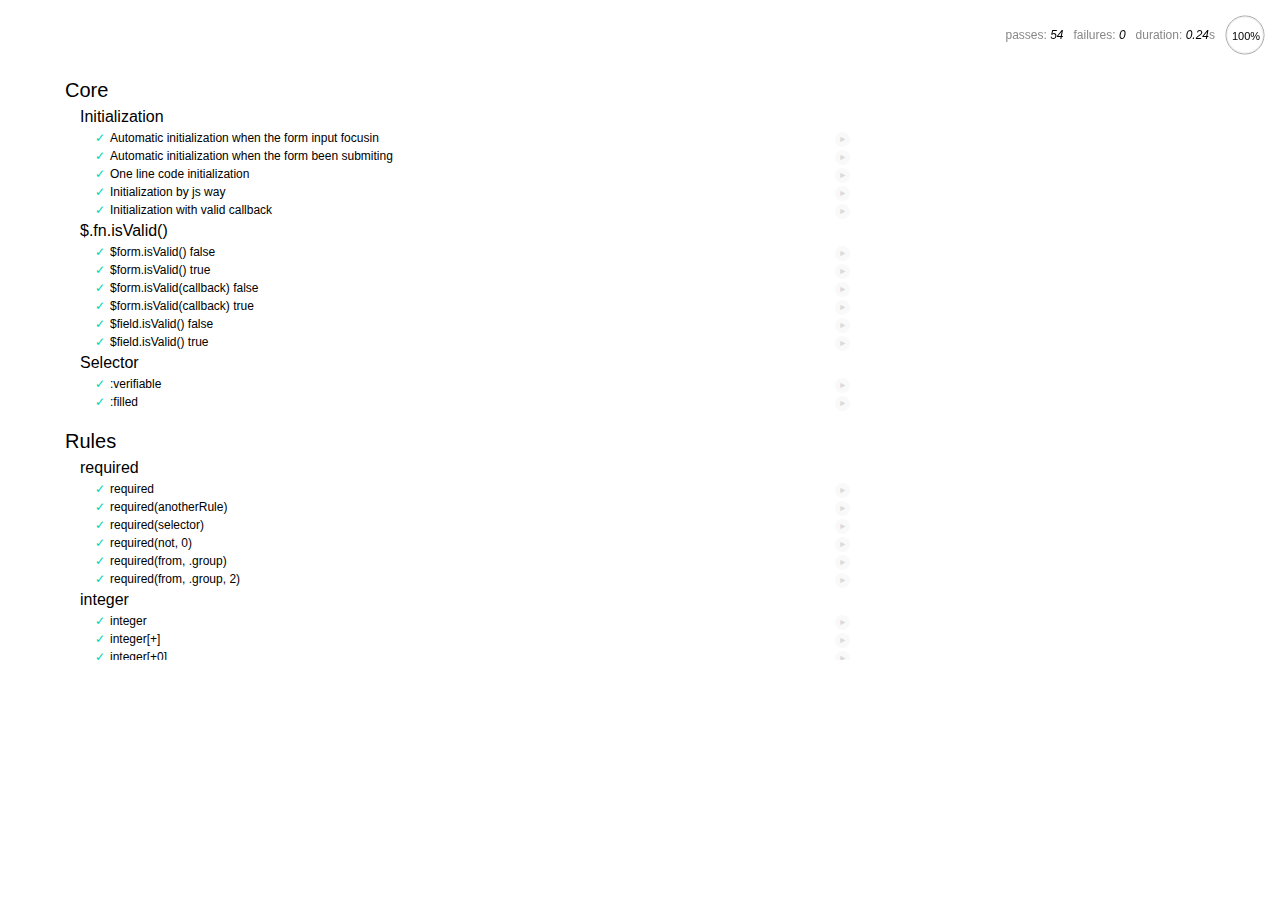
<file: boncPro/src/main/resources/static/plugin/validator/test/index.html>
<!doctype html>
<html>
<head>
  <meta charset="utf-8">
  <title>nice-validator Tests</title>
  <link rel="stylesheet" href="lib/mocha.css" />
</head>
<body>
  <div id="mocha"></div>

  <!-- common test -->
  <form id="form">
    <input type="text" name="field1" id="field1">
    <input type="text" name="field2" id="field2">
    <input type="text" name="field3" id="field3">
    <input type="text" name="field_novalidate" id="field_novalidate" novalidate>
    <input type="text" name="field_disabled" id="field_disabled" disabled>
    <input type="text" name="field_readonly" id="field_readonly" readonly>
    <input type="hidden" name="field_hidden" id="field_hidden">
    <input type="text" name="field_display_none" id="field_display_none">

    <textarea name="field_textarea" id="field_textarea"></textarea>

    <select name="field_select" id="field_select">
        <option value="">Please select ...</option>
        <option value="0">Zero</option>
        <option value="1">One</option>
        <option value="2">Two</option>
    </select>

    <div class="checkboxes">
        <input type="checkbox" name="category[]" value="0">
        <input type="checkbox" name="category[]" value="1">
        <input type="checkbox" name="category[]" value="2">
    </div>
    <div class="radioes">
        <input type="radio" name="gender" value="unknown">
        <input type="radio" name="gender" value="male">
        <input type="radio" name="gender" value="female">
    </div>
  </form>

  <!-- test DOM way -->
  <form id="dom_way">
    <input type="email" name="email" data-rule="required;email">
    <input type="password" name="password" data-rule="required">
    <button type="submit">Submit</button>
  </form>
  
  <!-- test JS way -->
  <form id="js_way">
    <input type="email" name="email">
    <input type="password" name="password">
    <button type="submit">Submit</button>
  </form>


  <script src="lib/jquery-1.11.1.min.js"></script>
  <script src="../src/jquery.validator.js"></script>
  <script src="../dist/local/en.js"></script>

  <script src="lib/mocha.js"></script>
  <script src="lib/assert.js"></script>
  <script>mocha.setup('bdd')</script>
  <script src="unit/core.js"></script>
  <script src="unit/rules.js"></script>
  <script>
  window.initMochaPhantomJS && window.initMochaPhantomJS();
  mocha.run();
  </script>
</body>
</html>
</file>
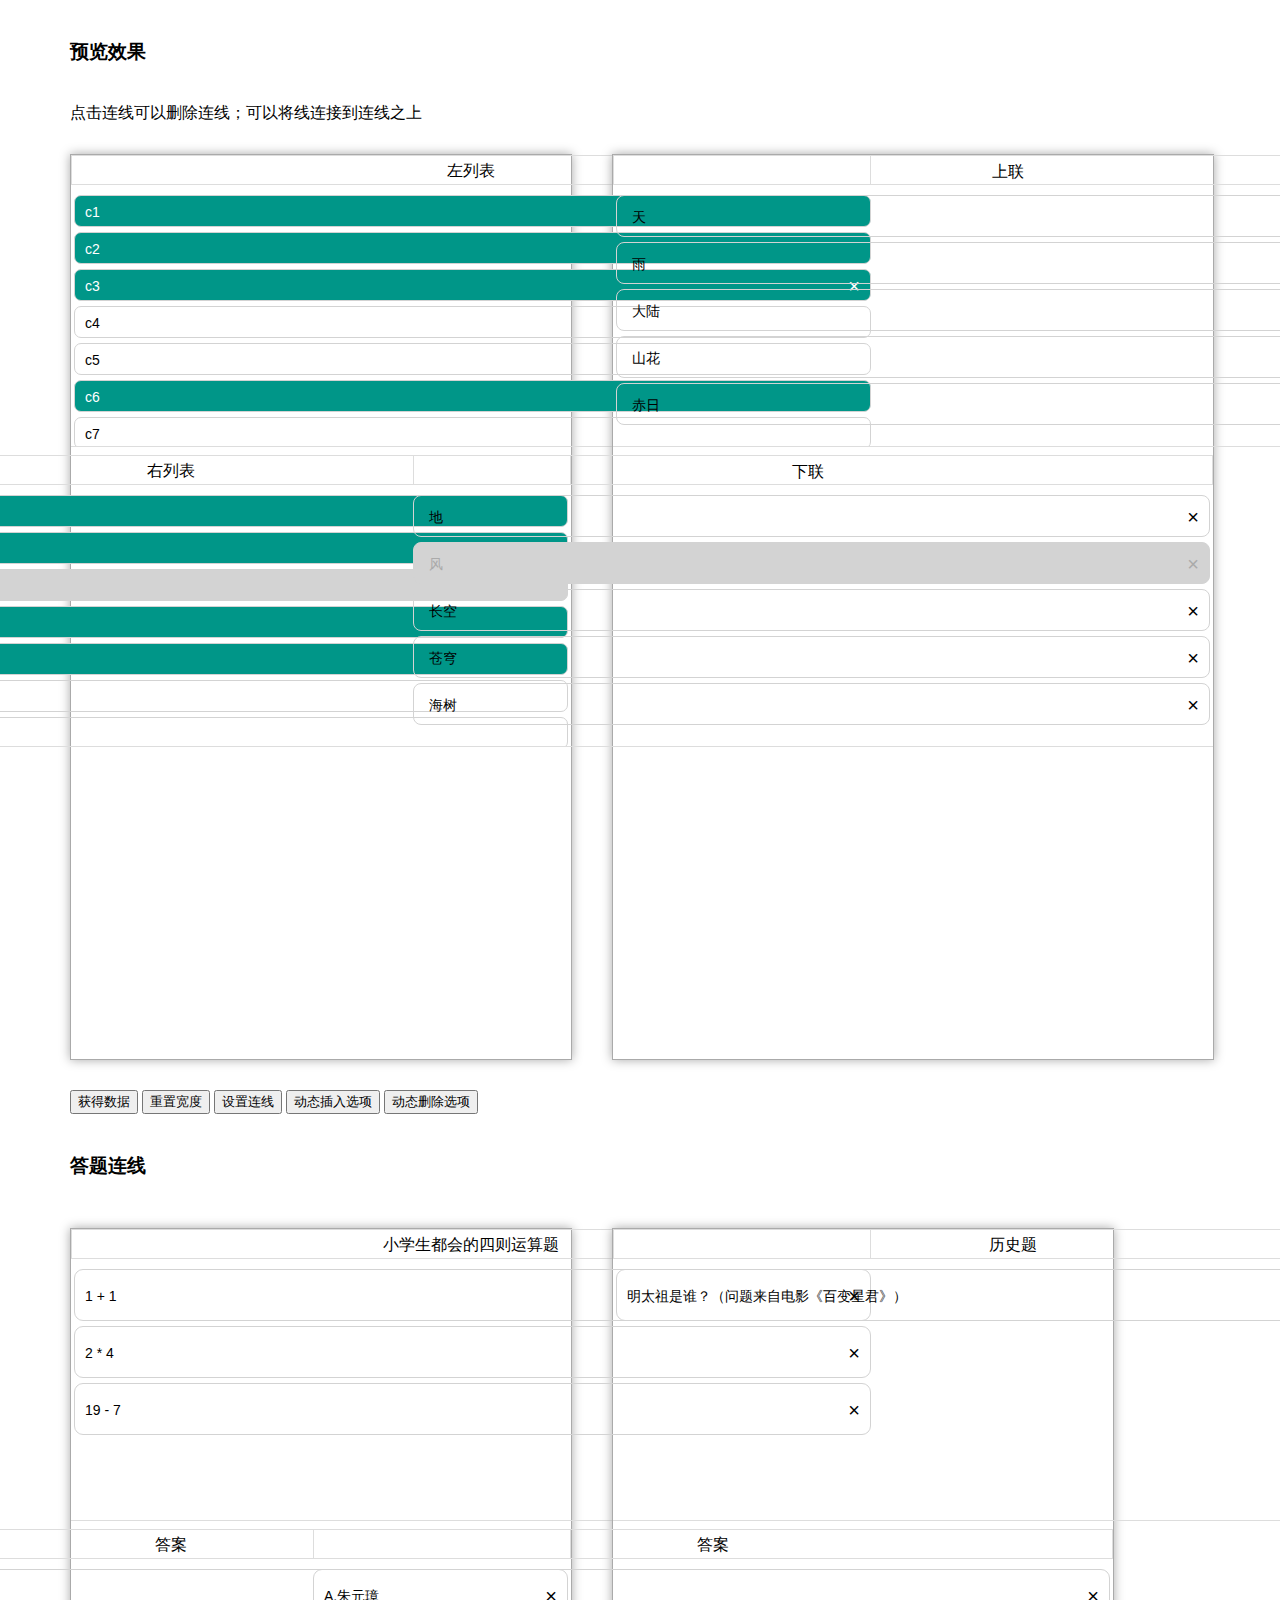
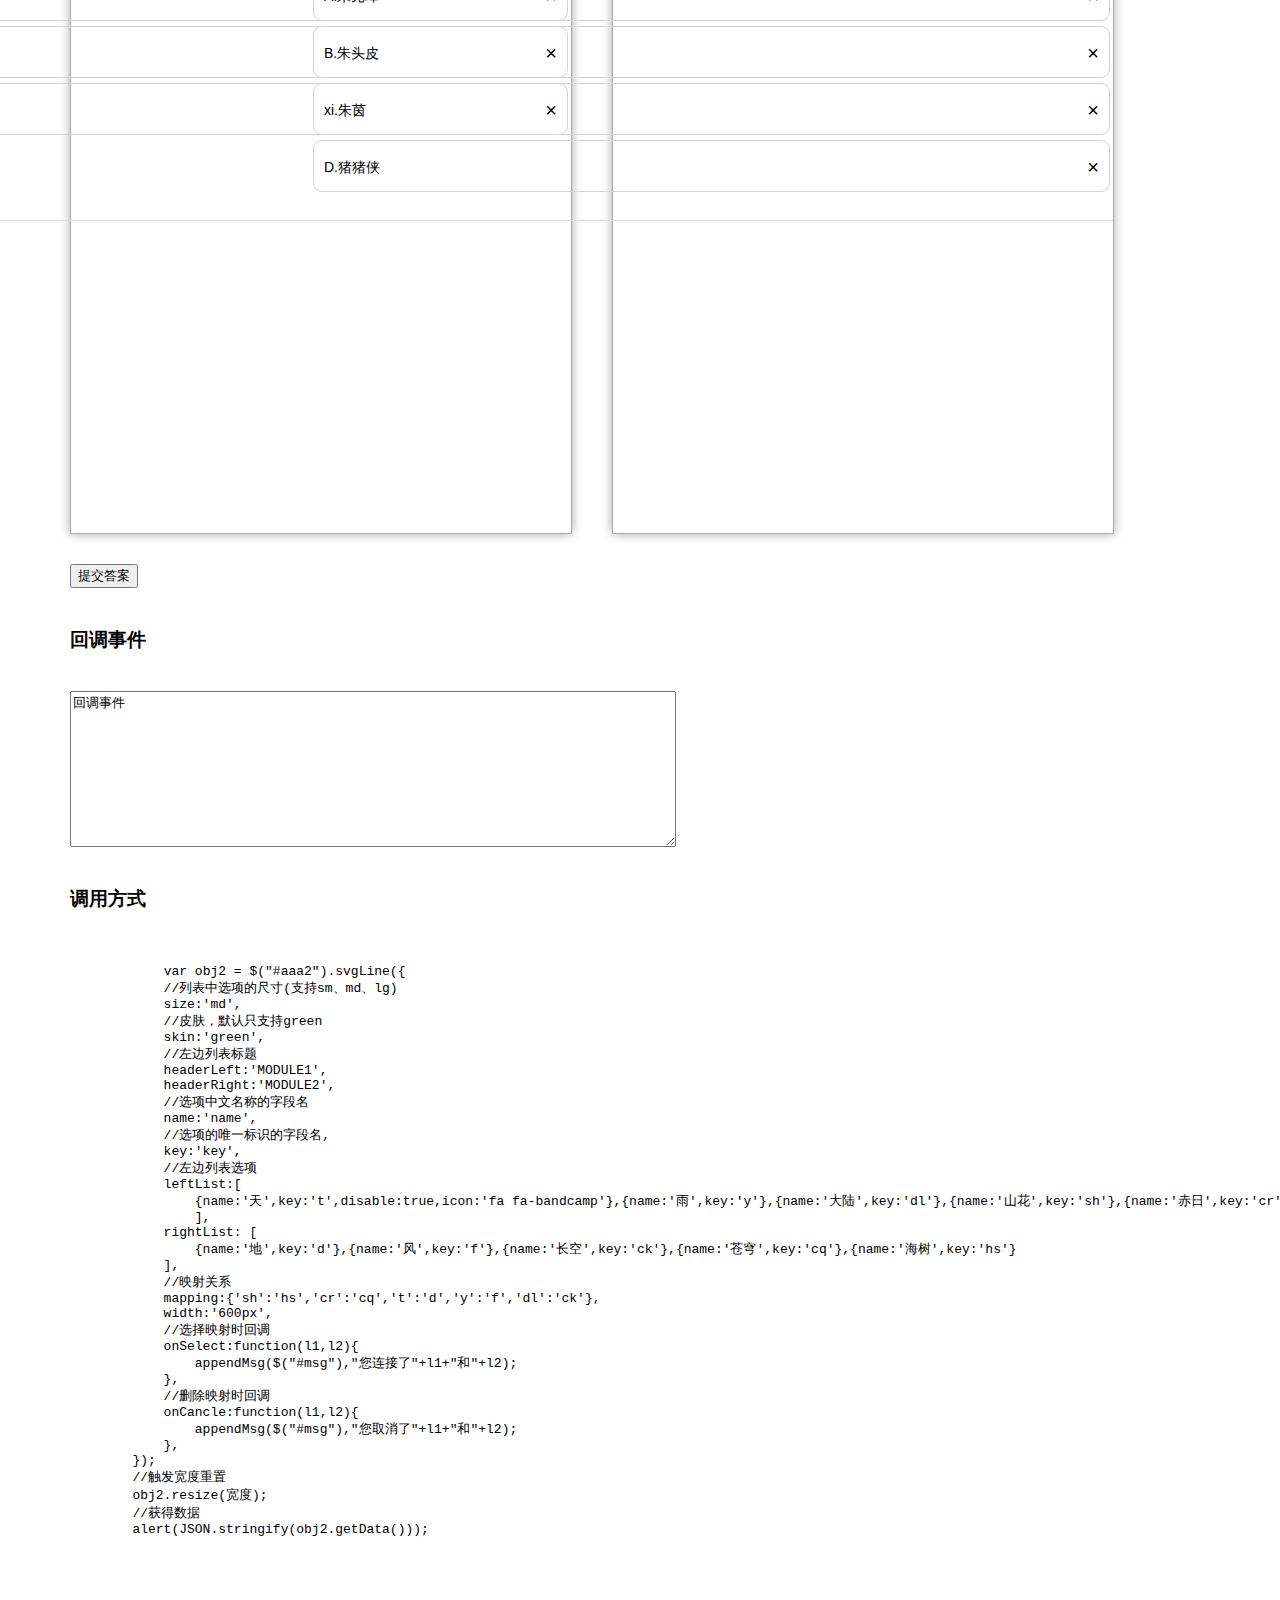
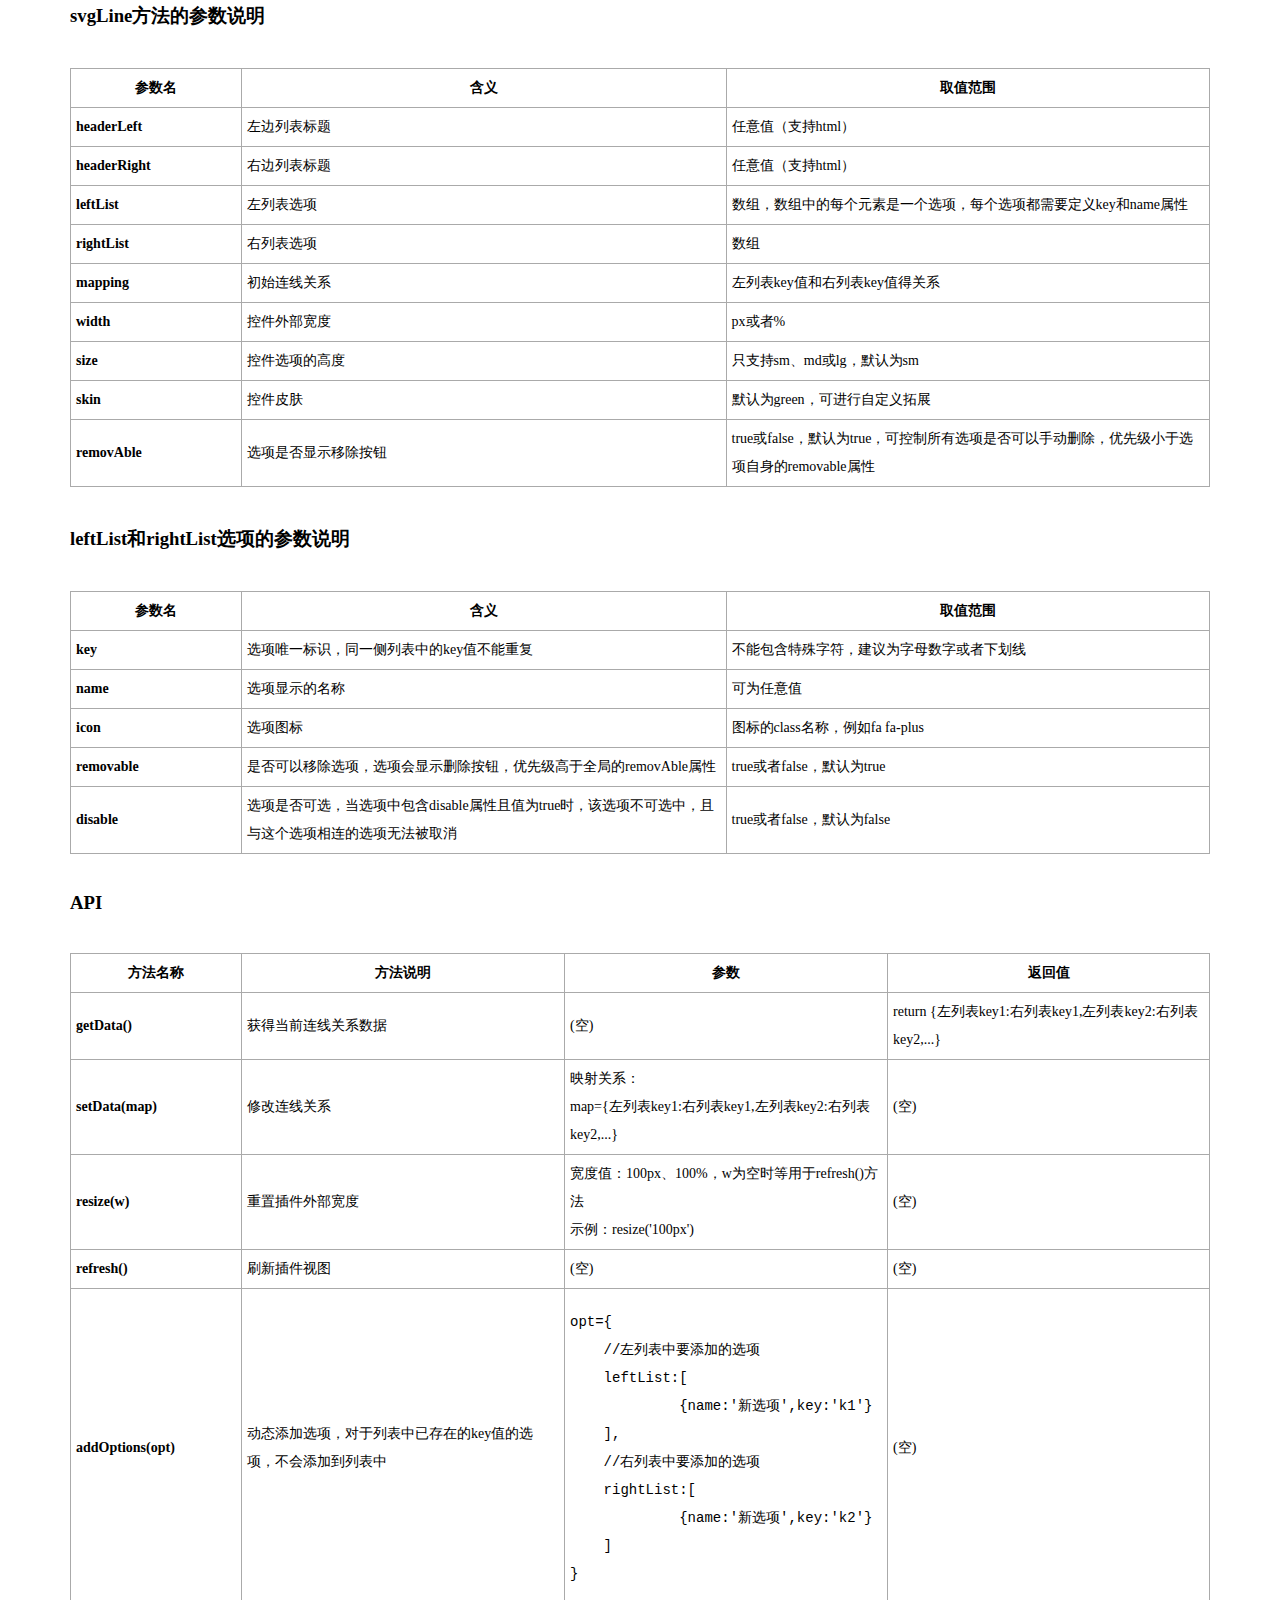
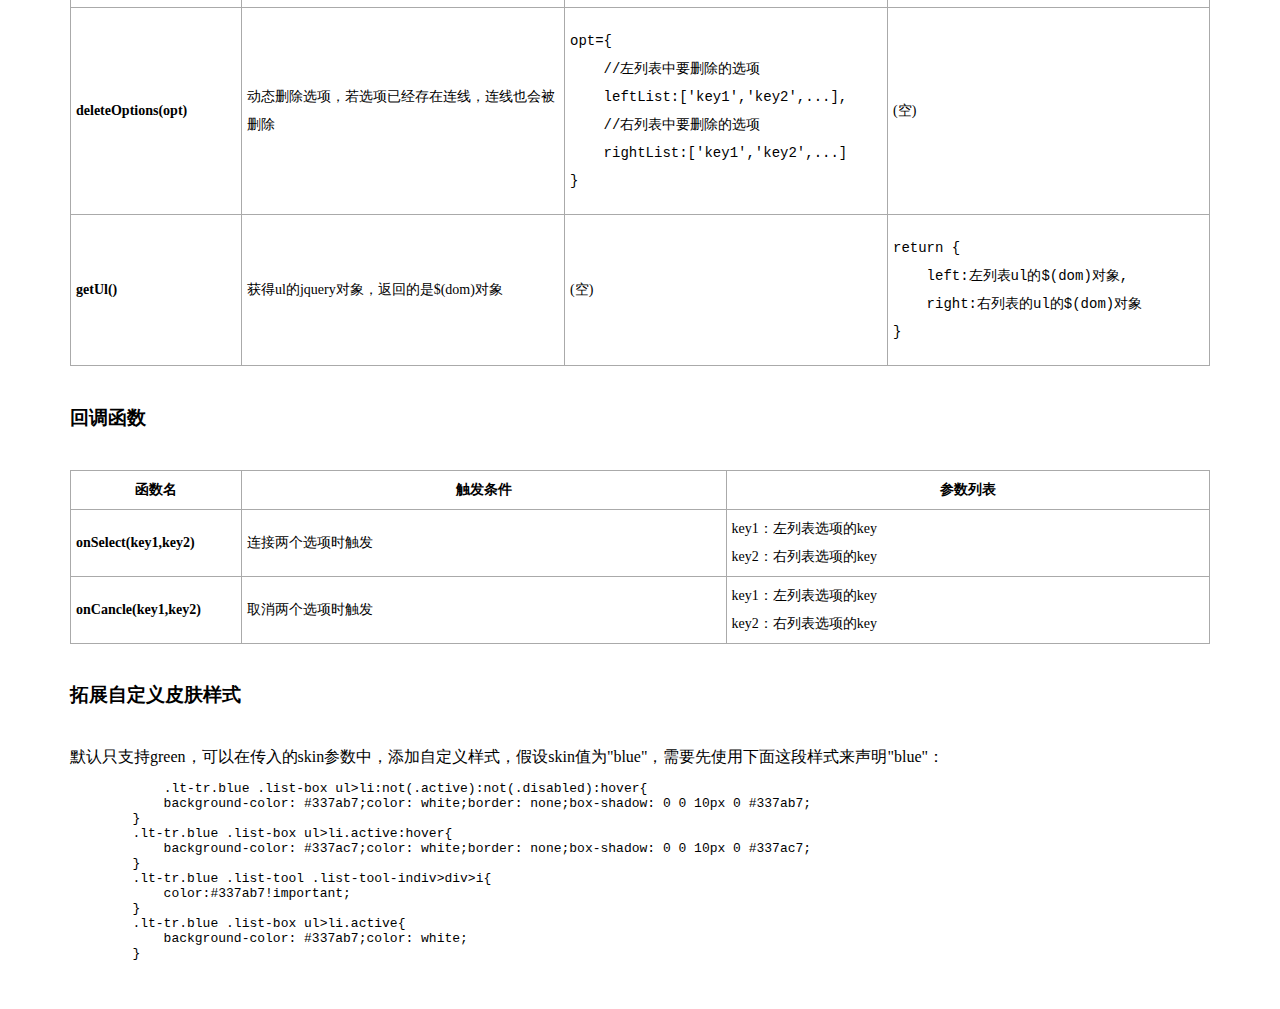
<file: boncPro/src/main/resources/static/z-UI2/z-UI-plugin/svg-line/index.html>
<!DOCTYPE html>
<html>
<head>
    <meta charset="utf-8">
    <meta http-equiv="X-UA-Compatible" content="IE=edge">
    <meta name="viewport" content="width=device-width, initial-scale=1">
    <meta http-equiv="Content-Type" content="multipart/form-data; charset=utf-8" />
    <title>svg左右连线插件</title>
    <script type="text/javascript" src="js/jquery.min.js"></script>
    <link rel="stylesheet" type="text/css" href="css/svg-line.css"/>
    <script type="text/javascript" src="js/svg-line.js"></script>

    <link rel="stylesheet" href="https://cdn.staticfile.org/font-awesome/4.7.0/css/font-awesome.min.css">

    <script>
        function htmlEncode(s){
            return (typeof s != "string") ? s :
                s.replace(/"|&|'|<|>|[\x00-\x20]|[\x7F-\xFF]|[\u0100-\u2700]/g,
                    function($0){
                        var c = $0.charCodeAt(0), r = ["&#"];
                        c = (c == 0x20) ? 0xA0 : c;
                        r.push(c); r.push(";");
                        return r.join("");
                    });
        }
    </script>
    <style>
		body{margin:0}
        .p20{padding: 10px 20px;}
        .a-btn{font-weight: bold;cursor: pointer;color: #337ab7;font-size: 18px;margin-left: 10px;}
        em{color: red;font-style: normal}
        .br-table{table-layout: fixed;width: 100%}
        .br-table tr:first-child>td,th{
            text-align: center;
        }
        .br-table td:first-child,th:first-child{
            font-weight: bold;
        }
        .br-table td,th{
            border-top: 1px solid #aaa;padding: 5px;
            border-left: 1px solid #aaa;
            font-size: 14px;line-height: 200%;
        }
        .br-table tr:last-child>td{
            border-bottom: 1px solid #aaa;
        }
        .br-table tr>td:last-child{
            border-right: 1px solid #aaa;
        }
        .br-table tr>th:last-child{
            border-right: 1px solid #aaa;
        }

        .lt-tr.blue .list-box ul>li:not(.active):not(.disabled):hover{
            background-color: #337ab7;color: white;border: none;box-shadow: 0 0 10px 0 #337ab7;
        }
        .lt-tr.blue .list-box ul>li.active:hover{
            background-color: #337ac7;color: white;border: none;box-shadow: 0 0 10px 0 #337ac7;
        }
        .lt-tr.blue .list-tool .list-tool-indiv>div>i{
            color:#337ab7!important;
        }
        .lt-tr.blue .list-box ul>li.active{
            background-color: #337ab7;color: white;
        }
    </style>
</head>
<body class="full">
<div id="mainDiv" class="full" style="padding: 10px 50px;box-sizing: border-box;">
    <h3 class="p20">预览效果</h3>
    <div class="p20" style="width: 100%;">
        点击连线可以删除连线；可以将线连接到连线之上
    </div>
    <div style="width: 100%;display: flex;flex-direction: row">
        <div id="aaa1" style="width: 500px;border: 1px solid #aaa;box-shadow: darkgrey 0 0 10px 0;margin: 20px;">

        </div>
        <div id="aaa2" style="width: 600px;border: 1px solid #aaa;box-shadow: darkgrey 0 0 10px 0;margin: 20px;">

        </div>
    </div>
    <div class="p20">
        <button onclick="alert(JSON.stringify(obj1.getData()));">获得数据</button>
        <button onclick="resize()">重置宽度</button>
        <button onclick="obj2.setData({'sh':'hs','t':'f'});">设置连线</button>
        <button onclick="addOptions('leftList')">动态插入选项</button>
        <button onclick="deleteOptions()">动态删除选项</button>
    </div>
    <h3 class="p20">答题连线</h3>
    <div style="width: 100%;display: flex;flex-direction: row">
        <div id="aaa3" style="width: 500px;border: 1px solid #aaa;box-shadow: darkgrey 0 0 10px 0;margin: 20px;">

        </div>
        <div id="aaa4" style="width: 500px;border: 1px solid #aaa;box-shadow: darkgrey 0 0 10px 0;margin: 20px;">

        </div>

    </div>
    <div class="p20" style="width: 100%;">
        <button onclick="getResult()">提交答案</button>

    </div>
    <h3 class="p20">回调事件</h3>
    <div class="p20" style="width: 100%;display: flex;flex-direction: row">
        <textarea rows="10" id="msg" style="width: 600px;outline: none">回调事件</textarea>

    </div>

    <h3 class="p20">调用方式</h3>
    <div class="p20">
        <pre>
            <script>
                document.write(htmlEncode("var obj2 = $(\"#aaa2\").svgLine({\n" +
                    "            //列表中选项的尺寸(支持sm、md、lg)\n" +
                    "            size:'md',\n" +
                    "            //皮肤，默认只支持green\n" +
                    "            skin:'green',\n" +
                    "            //左边列表标题\n" +
                    "            headerLeft:'MODULE1',\n" +
                    "            headerRight:'MODULE2',\n" +
                    "            //选项中文名称的字段名\n" +
                    "            name:'name',\n" +
                    "            //选项的唯一标识的字段名,\n" +
                    "            key:'key',\n" +
                    "            //左边列表选项\n" +
                    "            leftList:[\n" +
                    "                {name:'天',key:'t',disable:true,icon:'fa fa-bandcamp'},{name:'雨',key:'y'},{name:'大陆',key:'dl'},{name:'山花',key:'sh'},{name:'赤日',key:'cr'}\n" +
                    "                ],\n" +
                    "            rightList: [\n" +
                    "                {name:'地',key:'d'},{name:'风',key:'f'},{name:'长空',key:'ck'},{name:'苍穹',key:'cq'},{name:'海树',key:'hs'}\n" +
                    "            ],\n" +
                    "            //映射关系\n" +
                    "            mapping:{'sh':'hs','cr':'cq','t':'d','y':'f','dl':'ck'},\n" +
                    "            width:'600px',\n" +
                    "            //选择映射时回调\n" +
                    "            onSelect:function(l1,l2){\n" +
                    "                appendMsg($(\"#msg\"),\"您连接了\"+l1+\"和\"+l2);\n" +
                    "            },\n" +
                    "            //删除映射时回调\n" +
                    "            onCancle:function(l1,l2){\n" +
                    "                appendMsg($(\"#msg\"),\"您取消了\"+l1+\"和\"+l2);\n" +
                    "            },\n" +
                    "        });\n" +
                    "        //触发宽度重置\n" +
                    "        obj2.resize(宽度);\n" +
                    "        //获得数据\n" +
                    "        alert(JSON.stringify(obj2.getData()));"));
            </script>
        </pre>
    </div>
    <h3 class="p20">svgLine方法的参数说明</h3>
    <div class="p20">
        <table class="br-table" cellspacing="0">
            <tr><th width="160px">参数名</th><th>含义</th><th>取值范围</th></tr>
            <tr><td>headerLeft</td>
                <td>左边列表标题</td><td>任意值（支持html）</td>
            </tr>
            <tr><td>headerRight</td>
                <td>右边列表标题</td><td>任意值（支持html）</td>
            </tr>
            <tr><td>leftList</td>
                <td>左列表选项</td><td>数组，数组中的每个元素是一个选项，每个选项都需要定义key和name属性</td>
            </tr>
            <tr><td>rightList</td>
                <td>右列表选项</td><td>数组</td>
            </tr>
            <tr><td>mapping</td>
                <td>初始连线关系</td><td>左列表key值和右列表key值得关系</td>
            </tr>
            <tr><td>width</td>
                <td>控件外部宽度</td><td>px或者%</td>
            </tr>
            <tr><td>size</td>
                <td>控件选项的高度</td><td>只支持sm、md或lg，默认为sm</td>
            </tr>
            <tr><td>skin</td>
                <td>控件皮肤</td><td>默认为green，可进行自定义拓展</td>
            </tr>
            <tr><td>removAble</td>
                <td>选项是否显示移除按钮</td><td>true或false，默认为true，可控制所有选项是否可以手动删除，优先级小于选项自身的removable属性</td>
            </tr>
        </table>
    </div>
    <h3 class="p20">leftList和rightList选项的参数说明</h3>
    <div class="p20">
        <table class="br-table" cellspacing="0">
            <tr><th width="160px">参数名</th><th>含义</th><th>取值范围</th></tr>
            <tr><td>key</td>
                <td>选项唯一标识，同一侧列表中的key值不能重复</td><td>不能包含特殊字符，建议为字母数字或者下划线</td>
            </tr>
            <tr><td>name</td>
                <td>选项显示的名称</td><td>可为任意值</td>
            </tr>
            <tr><td>icon</td>
                <td>选项图标</td><td>图标的class名称，例如fa fa-plus</td>
            </tr>
            <tr><td>removable</td>
                <td>是否可以移除选项，选项会显示删除按钮，优先级高于全局的removAble属性</td><td>true或者false，默认为true</td>
            </tr>
            <tr><td>disable</td>
                <td>选项是否可选，当选项中包含disable属性且值为true时，该选项不可选中，且与这个选项相连的选项无法被取消</td><td>true或者false，默认为false</td>
            </tr>
        </table>
    </div>
    <h3 class="p20">API</h3>
    <div class="p20">
        <table class="br-table" cellspacing="0">
            <tr><th width="160px">方法名称</th><th>方法说明</th><th>参数</th><th>返回值</th></tr>
            <tr><td>getData()</td>
                <td>获得当前连线关系数据</td><td>(空)</td><td>return {左列表key1:右列表key1,左列表key2:右列表key2,...}</td>
            </tr>
            <tr><td>setData(map)</td>
                <td>修改连线关系</td><td>映射关系：<br>map={左列表key1:右列表key1,左列表key2:右列表key2,...}</td><td>(空)</td>
            </tr>
            <tr><td>resize(w)</td>
                <td>重置插件外部宽度</td><td>宽度值：100px、100%，w为空时等用于refresh()方法<br>示例：resize('100px')</td><td>(空)</td>
            </tr>
            <tr><td>refresh()</td>
                <td>刷新插件视图</td><td>(空)</td><td>(空)</td>
            </tr>
            <tr><td>addOptions(opt)</td>
                <td>动态添加选项，对于列表中已存在的key值的选项，不会添加到列表中</td><td><pre>opt={
    //左列表中要添加的选项
    leftList:[
             {name:'新选项',key:'k1'}
    ],
    //右列表中要添加的选项
    rightList:[
             {name:'新选项',key:'k2'}
    ]
}</pre></td><td>(空)</td>
            </tr>
            <tr><td>deleteOptions(opt)</td>
                <td>动态删除选项，若选项已经存在连线，连线也会被删除</td><td><pre>opt={
    //左列表中要删除的选项
    leftList:['key1','key2',...],
    //右列表中要删除的选项
    rightList:['key1','key2',...]
}</pre></td><td>(空)</td>
            </tr>
            <tr><td>getUl()</td>
                <td>获得ul的jquery对象，返回的是$(dom)对象</td><td>(空)</td><td><pre>return {
    left:左列表ul的$(dom)对象,
    right:右列表的ul的$(dom)对象
}</pre></td>
            </tr>

        </table>
    </div>
    <h3 class="p20">回调函数</h3>
    <div class="p20">
        <table class="br-table" cellspacing="0">
            <tr><th width="160px">函数名</th><th>触发条件</th><th>参数列表</th></tr>
            <tr><td>onSelect(key1,key2)</td>
                <td>连接两个选项时触发</td><td>key1：左列表选项的key<br>key2：右列表选项的key</td>
            </tr>
            <tr><td>onCancle(key1,key2)</td>
                <td>取消两个选项时触发</td><td>key1：左列表选项的key<br>key2：右列表选项的key</td>
            </tr>
        </table>
    </div>
    <h3 class="p20">拓展自定义皮肤样式</h3>
    <div class="p20">
        默认只支持green，可以在传入的skin参数中，添加自定义样式，假设skin值为"blue"，需要先使用下面这段样式来声明"blue"：
        <pre>
            <script>
                document.write(htmlEncode(".lt-tr.blue .list-box ul>li:not(.active):not(.disabled):hover{\n" +
                    "            background-color: #337ab7;color: white;border: none;box-shadow: 0 0 10px 0 #337ab7;\n" +
                    "        }\n" +
                    "        .lt-tr.blue .list-box ul>li.active:hover{\n" +
                    "            background-color: #337ac7;color: white;border: none;box-shadow: 0 0 10px 0 #337ac7;\n" +
                    "        }\n" +
                    "        .lt-tr.blue .list-tool .list-tool-indiv>div>i{\n" +
                    "            color:#337ab7!important;\n" +
                    "        }\n" +
                    "        .lt-tr.blue .list-box ul>li.active{\n" +
                    "            background-color: #337ab7;color: white;\n" +
                    "        }"));
            </script>
        </pre>

    </div>
</div>

</body>

<script>

    var obj1;
    $(function(){
        obj1 = $("#aaa1").svgLine({
            removAble:false,
            //左边列表标题
            headerLeft:'左列表',
            headerRight:'右列表',
            //左边列表选项
            leftList:[
                {key:'c1'},{key:'c2'},{key:'c3',removable:true},
                {key:'c4'},{key:'c5'},{key:'c6'},
                {key:'c7'},{key:'c9'},{key:'c10'},
                {key:'c11'},{key:'c12',disable:true}],
            rightList: [
                {key:'p1'},{key:'p2'},{key:'c3',disable:true},
                {key:'p4'},{key:'p5'},{key:'p6'},
                {key:'p7'},{key:'p8'},{key:'p9'},
                {key:'p10'},{key:'p11'},{key:'p12'},
            ],
            //映射关系
            mapping:{"c1":"p2","c2":"p1","c6":"p5","c9":"p11","c3":"p4"},
            //选择回调
            onSelect:function(l1,l2){
                appendMsg($("#msg"),"您连接了"+l1+"和"+l2);
            },
            //删除回调
            onCancle:function(l1,l2){
                appendMsg($("#msg"),"您取消了"+l1+"和"+l2);
            },
        });
        obj2 = $("#aaa2").svgLine({
            //选项尺寸
            size:'md',
            //皮肤
            skin:'blue',
            //左边列表标题
            headerLeft:'上联<i class="fa fa-plus a-btn" onclick="addOptions(\'leftList\')" title="新增"></i>',
            headerRight:'下联<i class="fa fa-plus a-btn" onclick="addOptions(\'rightList\')" title="新增"></i>',
            //左边列表选项
            leftList:[
                {name:'天',key:'t',icon:'fa fa-plus'},
                {name:'雨',key:'y',icon:'fa fa-asterisk'},
                {name:'大陆',key:'dl',icon:'fa fa-bandcamp'},
                {name:'山花',key:'sh',icon:'fa fa-book'},
                {name:'赤日',key:'cr',icon:'fa fa-connectdevelop'}
                ],
            rightList: [
                {name:'地',key:'d',icon:'fa fa-bug',removable:true},
                {name:'风',key:'f',disable:true,icon:'fa fa-bullseye',},
                {name:'长空',key:'ck',icon:'fa fa-calendar-check-o'},
                {name:'苍穹',key:'cq',icon:'fa fa-check-square-o'},
                {name:'海树',key:'hs',icon:'fa fa-cog'}
            ],
            //映射关系
            //mapping:{},
            width:'600px',
            //选择回调
            onSelect:function(l1,l2){
                appendMsg($("#msg"),"您连接了"+l1+"和"+l2);
            },
            //删除回调
            onCancle:function(l1,l2){
                appendMsg($("#msg"),"您取消了"+l1+"和"+l2);
            },
        });
        obj3 = $("#aaa3").svgLine({
            size:'lg',
            //左边列表标题
            headerLeft:'小学生都会的四则运算题',
            headerRight:'答案',
            //左边列表选项
            leftList:[
                {name:'1 + 1',key:'e1'},{name:'2 * 4',key:'e2'},{name:'19 - 7',key:'e3'}
                ],
            rightList: [
                {name:'12',key:'r1'},{name:'8',key:'r2'},{name:'2',key:'r3'}
            ],
        });
        obj4 = $("#aaa4").svgLine({
            size:'lg',
            //左边列表标题
            headerLeft:'历史题',
            headerRight:'答案',
            //左边列表选项
            leftList:[
                {name:'明太祖是谁？（问题来自电影《百变星君》）',key:'e1'}
                ],
            rightList: [
                {name:'A.朱元璋',key:'r1'},{name:'B.朱头皮',key:'r2'},{name:'xi.朱茵',key:'r3'},{name:'D.猪猪侠',key:'r4'}
            ],
            onSelect:function(l,r){
                if(({'e1':'r1'})[l]!=r){
                    alert("你觉得对就好！");
                }
            }
        });

        setTimeout(function(){
            obj2.setData({'sh':'hs','cr':'cq','t':'f','y':'d','dl':'ck'});
        },1000);

    });
    function appendMsg(o,m){
        o.html(o.html()+" "+m)
            .scrollTop(o[0].scrollHeight);
    }
    function resize(){
        //重置宽度
        $("#aaa1").width(600);
        obj1.resize();
        $("#aaa2").width(700);
        obj2.resize('700px');
        obj2.resize('100%');
    }
    //获得答题结果
    function getResult(){
        //r1、r2为正确结果
        var r1 = {'e1':'r3','e2':'r2','e3':'r1'};
        var r2 = {'e1':'r1'};
        var d1 = obj3.getData();
        var d2 = obj4.getData();
        //答对和答错的计数
        var suc = 0,err = 0;
        for(var e in r1){
            if(r1[e] == d1[e]){
                suc++;
            }else{
                err++;
            }
        }
        r2['e1'] == d2['e1'] ? suc ++ : err++;
        alert("您答对了"+suc+"道，答错"+err+"道");
        obj3.setData(r1);
        obj4.setData(r2);
    }
    //动态添加选项
    function addOptions(d){
        var ds = {};
        ds[d] = [
            {name:'我是新插入的选项',key:"l_"+new Date().getTime()}
        ];
        obj2.addOptions(ds);
        var uls = obj2.getUl();
        uls.left.scrollTop(uls.left[0].scrollHeight);
        uls.right.scrollTop(uls.right[0].scrollHeight);
    }
    //动态删除选项
    function deleteOptions(){
        var id = $(".lt-tr[sid=2] .lul li").last().attr('key');
        if(id){
            //根据key值来删除选项，leftList、rightList
            obj2.deleteOptions({
                leftList:[
                    id
                ],
            });
        }

    }

</script>


</html>
</file>
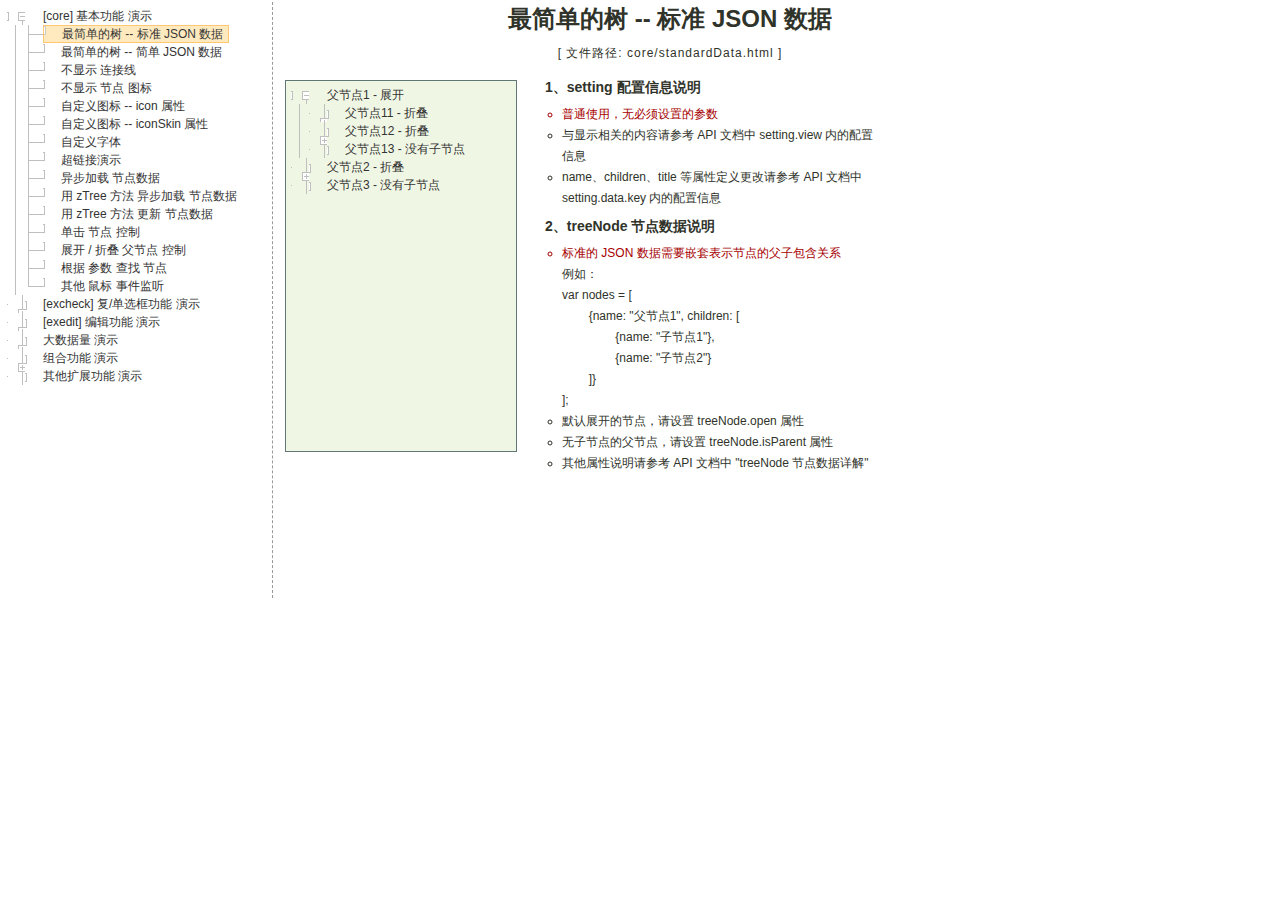
<file: boncPro/src/main/resources/static/plugin/z-tree/demo/cn/index.html>
<!DOCTYPE HTML PUBLIC "-//W3C//DTD HTML 4.01//EN" "http://www.w3.org/TR/html4/strict.dtd">
<HTML>
 <HEAD>
  <TITLE> ZTREE DEMO </TITLE>
  <meta http-equiv="content-type" content="text/html; charset=UTF-8">
  <link rel="stylesheet" href="../../css/zTreeStyle/zTreeStyle.css" type="text/css">
  <style>
	body {
	background-color: white;
	margin:0; padding:0;
	text-align: center;
	}
	div, p, table, th, td {
		list-style:none;
		margin:0; padding:0;
		color:#333; font-size:12px;
		font-family:dotum, Verdana, Arial, Helvetica, AppleGothic, sans-serif;
	}
	#testIframe {margin-left: 10px;}
  </style>
<script type="text/javascript" src="../../js/jquery-1.4.4.min.js"></script>
<script type="text/javascript" src="../../js/jquery.ztree.core.js"></script>
  <SCRIPT type="text/javascript" >
  <!--
	var zTree;
	var demoIframe;

	var setting = {
		view: {
			dblClickExpand: false,
			showLine: true,
			selectedMulti: false
		},
		data: {
			simpleData: {
				enable:true,
				idKey: "id",
				pIdKey: "pId",
				rootPId: ""
			}
		},
		callback: {
			beforeClick: function(treeId, treeNode) {
				var zTree = $.fn.zTree.getZTreeObj("tree");
				if (treeNode.isParent) {
					zTree.expandNode(treeNode);
					return false;
				} else {
					demoIframe.attr("src",treeNode.file + ".html");
					return true;
				}
			}
		}
	};

	var zNodes =[
		{id:1, pId:0, name:"[core] 基本功能 演示", open:true},
		{id:101, pId:1, name:"最简单的树 --  标准 JSON 数据", file:"core/standardData"},
		{id:102, pId:1, name:"最简单的树 --  简单 JSON 数据", file:"core/simpleData"},
		{id:103, pId:1, name:"不显示 连接线", file:"core/noline"},
		{id:104, pId:1, name:"不显示 节点 图标", file:"core/noicon"},
		{id:105, pId:1, name:"自定义图标 --  icon 属性", file:"core/custom_icon"},
		{id:106, pId:1, name:"自定义图标 --  iconSkin 属性", file:"core/custom_iconSkin"},
		{id:107, pId:1, name:"自定义字体", file:"core/custom_font"},
		{id:115, pId:1, name:"超链接演示", file:"core/url"},
		{id:108, pId:1, name:"异步加载 节点数据", file:"core/async"},
		{id:109, pId:1, name:"用 zTree 方法 异步加载 节点数据", file:"core/async_fun"},
		{id:110, pId:1, name:"用 zTree 方法 更新 节点数据", file:"core/update_fun"},
		{id:111, pId:1, name:"单击 节点 控制", file:"core/click"},
		{id:112, pId:1, name:"展开 / 折叠 父节点 控制", file:"core/expand"},
		{id:113, pId:1, name:"根据 参数 查找 节点", file:"core/searchNodes"},
		{id:114, pId:1, name:"其他 鼠标 事件监听", file:"core/otherMouse"},

		{id:2, pId:0, name:"[excheck] 复/单选框功能 演示", open:false},
		{id:201, pId:2, name:"Checkbox 勾选操作", file:"excheck/checkbox"},
		{id:206, pId:2, name:"Checkbox nocheck 演示", file:"excheck/checkbox_nocheck"},
		{id:207, pId:2, name:"Checkbox chkDisabled 演示", file:"excheck/checkbox_chkDisabled"},
		{id:208, pId:2, name:"Checkbox halfCheck 演示", file:"excheck/checkbox_halfCheck"},
		{id:202, pId:2, name:"Checkbox 勾选统计", file:"excheck/checkbox_count"},
		{id:203, pId:2, name:"用 zTree 方法 勾选 Checkbox", file:"excheck/checkbox_fun"},
		{id:204, pId:2, name:"Radio 勾选操作", file:"excheck/radio"},
		{id:209, pId:2, name:"Radio nocheck 演示", file:"excheck/radio_nocheck"},
		{id:210, pId:2, name:"Radio chkDisabled 演示", file:"excheck/radio_chkDisabled"},
		{id:211, pId:2, name:"Radio halfCheck 演示", file:"excheck/radio_halfCheck"},
		{id:205, pId:2, name:"用 zTree 方法 勾选 Radio", file:"excheck/radio_fun"},

		{id:3, pId:0, name:"[exedit] 编辑功能 演示", open:false},
		{id:301, pId:3, name:"拖拽 节点 基本控制", file:"exedit/drag"},
		{id:302, pId:3, name:"拖拽 节点 高级控制", file:"exedit/drag_super"},
		{id:303, pId:3, name:"用 zTree 方法 移动 / 复制 节点", file:"exedit/drag_fun"},
		{id:304, pId:3, name:"基本 增 / 删 / 改 节点", file:"exedit/edit"},
		{id:305, pId:3, name:"高级 增 / 删 / 改 节点", file:"exedit/edit_super"},
		{id:306, pId:3, name:"用 zTree 方法 增 / 删 / 改 节点", file:"exedit/edit_fun"},
		{id:307, pId:3, name:"异步加载 & 编辑功能 共存", file:"exedit/async_edit"},
		{id:308, pId:3, name:"多棵树之间 的 数据交互", file:"exedit/multiTree"},

		{id:4, pId:0, name:"大数据量 演示", open:false},
		{id:401, pId:4, name:"一次性加载大数据量", file:"bigdata/common"},
		{id:402, pId:4, name:"分批异步加载大数据量", file:"bigdata/diy_async"},
		{id:403, pId:4, name:"分批异步加载大数据量", file:"bigdata/page"},

		{id:5, pId:0, name:"组合功能 演示", open:false},
		{id:501, pId:5, name:"冻结根节点", file:"super/oneroot"},
		{id:502, pId:5, name:"单击展开/折叠节点", file:"super/oneclick"},
		{id:503, pId:5, name:"保持展开单一路径", file:"super/singlepath"},
		{id:504, pId:5, name:"添加 自定义控件", file:"super/diydom"},
		{id:505, pId:5, name:"checkbox / radio 共存", file:"super/checkbox_radio"},
		{id:506, pId:5, name:"左侧菜单", file:"super/left_menu"},
		{id:513, pId:5, name:"OutLook 风格", file:"super/left_menuForOutLook"},
		{id:515, pId:5, name:"Awesome 风格", file:"super/awesome"},
		{id:514, pId:5, name:"Metro 风格", file:"super/metro"},
		{id:507, pId:5, name:"下拉菜单", file:"super/select_menu"},
		{id:509, pId:5, name:"带 checkbox 的多选下拉菜单", file:"super/select_menu_checkbox"},
		{id:510, pId:5, name:"带 radio 的单选下拉菜单", file:"super/select_menu_radio"},
		{id:508, pId:5, name:"右键菜单 的 实现", file:"super/rightClickMenu"},
		{id:511, pId:5, name:"与其他 DOM 拖拽互动", file:"super/dragWithOther"},
		{id:512, pId:5, name:"异步加载模式下全部展开", file:"super/asyncForAll"},

		{id:6, pId:0, name:"其他扩展功能 演示", open:false},
		{id:601, pId:6, name:"隐藏普通节点", file:"exhide/common"},
		{id:602, pId:6, name:"配合 checkbox 的隐藏", file:"exhide/checkbox"},
		{id:603, pId:6, name:"配合 radio 的隐藏", file:"exhide/radio"}
	];

	$(document).ready(function(){
		var t = $("#tree");
		t = $.fn.zTree.init(t, setting, zNodes);
		demoIframe = $("#testIframe");
		demoIframe.bind("load", loadReady);
		var zTree = $.fn.zTree.getZTreeObj("tree");
		zTree.selectNode(zTree.getNodeByParam("id", 101));

	});

	function loadReady() {
		var bodyH = demoIframe.contents().find("body").get(0).scrollHeight,
		htmlH = demoIframe.contents().find("html").get(0).scrollHeight,
		maxH = Math.max(bodyH, htmlH), minH = Math.min(bodyH, htmlH),
		h = demoIframe.height() >= maxH ? minH:maxH ;
		if (h < 530) h = 530;
		demoIframe.height(h);
	}

  //-->
  </SCRIPT>
 </HEAD>

<BODY>
<TABLE border=0 height=600px align=left>
	<TR>
		<TD width=260px align=left valign=top style="BORDER-RIGHT: #999999 1px dashed">
			<ul id="tree" class="ztree" style="width:260px; overflow:auto;"></ul>
		</TD>
		<TD width=770px align=left valign=top><IFRAME ID="testIframe" Name="testIframe" FRAMEBORDER=0 SCROLLING=AUTO width=100%  height=600px SRC="core/standardData.html"></IFRAME></TD>
	</TR>
</TABLE>

</BODY>
</HTML>
</file>
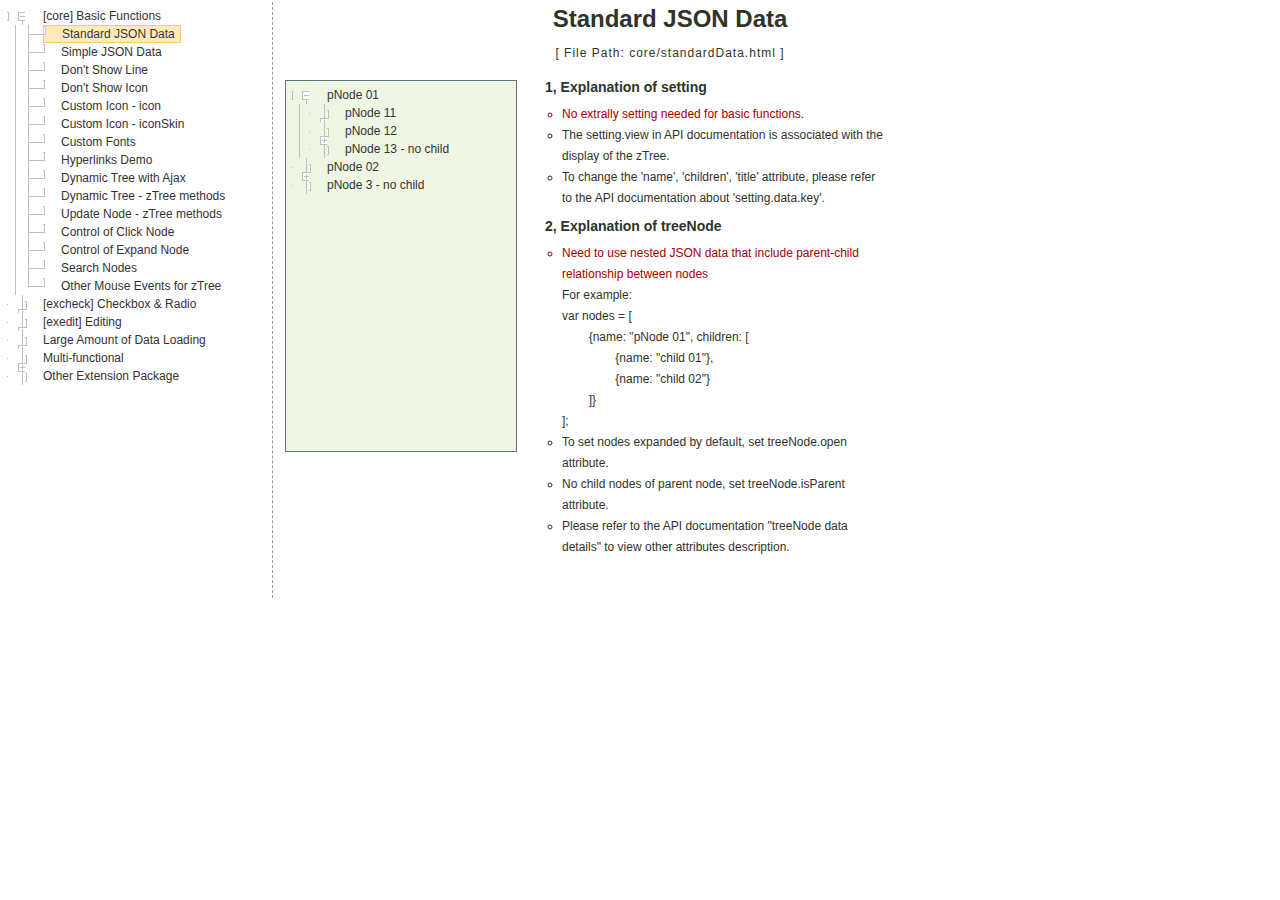
<file: boncPro/src/main/resources/static/plugin/z-tree/demo/en/index.html>
<!DOCTYPE HTML PUBLIC "-//W3C//DTD HTML 4.01//EN" "http://www.w3.org/TR/html4/strict.dtd">
<HTML>
 <HEAD>
  <TITLE> ZTREE DEMO </TITLE>
  <meta http-equiv="content-type" content="text/html; charset=UTF-8">
  <link rel="stylesheet" href="../../css/zTreeStyle/zTreeStyle.css" type="text/css">
  <style>
	body {
	background-color: white;
	margin:0; padding:0;
	text-align: center;
	}
	div, p, table, th, td {
		list-style:none; 
		margin:0; padding:0; 
		color:#333; font-size:12px; 
		font-family:dotum, Verdana, Arial, Helvetica, AppleGothic, sans-serif;
	}
	#testIframe {margin-left: 10px;}
  </style>
<script type="text/javascript" src="../../js/jquery-1.4.4.min.js"></script>
<script type="text/javascript" src="../../js/jquery.ztree.core.js"></script>
  <SCRIPT type="text/javascript" >
  <!--
	var zTree;
	var demoIframe;

	var setting = {
		view: {
			dblClickExpand: false,
			showLine: true,
			selectedMulti: false
		},
		data: {
			simpleData: {
				enable:true,
				idKey: "id",
				pIdKey: "pId",
				rootPId: ""
			}
		},
		callback: {
			beforeClick: function(treeId, treeNode) {
				var zTree = $.fn.zTree.getZTreeObj("tree");
				if (treeNode.isParent) {
					zTree.expandNode(treeNode);
					return false;
				} else {
					demoIframe.attr("src",treeNode.file + ".html");
					return true;
				}
			}
		}
	};

	var zNodes = [
		{id:1, pId:0, name:"[core] Basic Functions", open:false},
		{id:101, pId:1, name:"Standard JSON Data", file:"core/standardData"},
		{id:102, pId:1, name:"Simple JSON Data", file:"core/simpleData"},
		{id:103, pId:1, name:"Don't Show Line", file:"core/noline"},
		{id:104, pId:1, name:"Don't Show Icon", file:"core/noicon"},
		{id:105, pId:1, name:"Custom Icon - icon", file:"core/custom_icon"},
		{id:106, pId:1, name:"Custom Icon - iconSkin", file:"core/custom_iconSkin"},
		{id:107, pId:1, name:"Custom Fonts", file:"core/custom_font"},
		{id:115, pId:1, name:"Hyperlinks Demo", file:"core/url"},
		{id:108, pId:1, name:"Dynamic Tree with Ajax", file:"core/async"},
		{id:109, pId:1, name:"Dynamic Tree - zTree methods", file:"core/async_fun"},
		{id:110, pId:1, name:"Update Node - zTree methods", file:"core/update_fun"},
		{id:111, pId:1, name:"Control of Click Node", file:"core/click"},
		{id:112, pId:1, name:"Control of Expand Node", file:"core/expand"},
		{id:113, pId:1, name:"Search Nodes", file:"core/searchNodes"},
		{id:114, pId:1, name:"Other Mouse Events for zTree", file:"core/otherMouse"},

		{id:2, pId:0, name:"[excheck] Checkbox & Radio", open:false},
		{id:201, pId:2, name:"Checkbox Operation", file:"excheck/checkbox"},
		{id:206, pId:2, name:"Checkbox nocheck Demo", file:"excheck/checkbox_nocheck"},
		{id:207, pId:2, name:"Checkbox chkDisabled Demo", file:"excheck/checkbox_chkDisabled"},
		{id:208, pId:2, name:"Checkbox halfCheck Demo", file:"excheck/checkbox_halfCheck"},
		{id:202, pId:2, name:"Statistics Checkbox is Checked", file:"excheck/checkbox_count"},
		{id:203, pId:2, name:"Checkbox - zTree methods", file:"excheck/checkbox_fun"},
		{id:204, pId:2, name:"Radio Operation", file:"excheck/radio"},
		{id:209, pId:2, name:"Radio nocheck Demo", file:"excheck/radio_nocheck"},
		{id:210, pId:2, name:"Radio chkDisabled Demo", file:"excheck/radio_chkDisabled"},
		{id:211, pId:2, name:"Radio halfCheck Demo", file:"excheck/radio_halfCheck"},
		{id:205, pId:2, name:"Radio - zTree methods", file:"excheck/radio_fun"},

		{id:3, pId:0, name:"[exedit] Editing", open:false},
		{id:301, pId:3, name:"Normal Drag Node Operation", file:"exedit/drag"},
		{id:302, pId:3, name:"Advanced Drag Node Operation", file:"exedit/drag_super"},
		{id:303, pId:3, name:"Move / Copy - zTree methods", file:"exedit/drag_fun"},
		{id:304, pId:3, name:"Basic Edit Nodes", file:"exedit/edit"},
		{id:305, pId:3, name:"Advanced Edit Nodes", file:"exedit/edit_super"},
		{id:306, pId:3, name:"Edit Nodes - zTree methods", file:"exedit/edit_fun"},
		{id:307, pId:3, name:"Editing Dynamic Tree", file:"exedit/async_edit"},
		{id:308, pId:3, name:"Multiple Trees", file:"exedit/multiTree"},

		{id:4, pId:0, name:"Large Amount of Data Loading", open:false},
		{id:401, pId:4, name:"One-time Large Data Loading", file:"bigdata/common"},
		{id:402, pId:4, name:"Loading Data in Batches", file:"bigdata/diy_async"},
		{id:403, pId:4, name:"Loading Data By Pagination", file:"bigdata/page"},

		{id:5, pId:0, name:"Multi-functional", open:false},
		{id:501, pId:5, name:"Freeze the Root Node", file:"super/oneroot"},
		{id:502, pId:5, name:"Click to Expand Node", file:"super/oneclick"},
		{id:503, pId:5, name:"Keep Single Path", file:"super/singlepath"},
		{id:504, pId:5, name:"Adding Custom DOM", file:"super/diydom"},
		{id:505, pId:5, name:"Checkbox / Radio Coexistence", file:"super/checkbox_radio"},
		{id:506, pId:5, name:"Left Menu", file:"super/left_menu"},
		{id:513, pId:5, name:"OutLook Style", file:"super/left_menuForOutLook"},
        {id:515, pId:5, name:"Awesome Style", file:"super/awesome"},
        {id:514, pId:5, name:"Metro Style", file:"super/metro"},
		{id:507, pId:5, name:"Drop-down Menu", file:"super/select_menu"},
		{id:509, pId:5, name:"Drop-down Menu with checkbox", file:"super/select_menu_checkbox"},
		{id:510, pId:5, name:"Drop-down Menu with radio", file:"super/select_menu_radio"},
		{id:508, pId:5, name:"Right-click Menu", file:"super/rightClickMenu"},
		{id:511, pId:5, name:"Drag With Other DOMs", file:"super/dragWithOther"},
		{id:512, pId:5, name:"Expand All Nodes with Async", file:"super/asyncForAll"},

		{id:6, pId:0, name:"Other Extension Package", open:false},
		{id:601, pId:6, name:"hide ordinary node", file:"exhide/common"},
		{id:602, pId:6, name:"hide with checkbox mode", file:"exhide/checkbox"},
		{id:603, pId:6, name:"hide with radio mode", file:"exhide/radio"}
	];

	$(document).ready(function(){
		var t = $("#tree");
		t = $.fn.zTree.init(t, setting, zNodes);
		demoIframe = $("#testIframe");
		demoIframe.bind("load", loadReady);
		var zTree = $.fn.zTree.getZTreeObj("tree");
		zTree.selectNode(zTree.getNodeByParam("id", 101));
	
	});

	function loadReady() {
		var bodyH = demoIframe.contents().find("body").get(0).scrollHeight,
		htmlH = demoIframe.contents().find("html").get(0).scrollHeight,
		maxH = Math.max(bodyH, htmlH), minH = Math.min(bodyH, htmlH),
		h = demoIframe.height() >= maxH ? minH:maxH ;
		if (h < 530) h = 530;
		demoIframe.height(h);
	}

  //-->
  </SCRIPT>
 </HEAD>

<BODY>
<TABLE border=0 height=600px align=left>
	<TR>
		<TD width=260px align=left valign=top style="BORDER-RIGHT: #999999 1px dashed">
			<ul id="tree" class="ztree" style="width:260px; overflow:auto;"></ul>
		</TD>
		<TD width=770px align=left valign=top><IFRAME ID="testIframe" Name="testIframe" FRAMEBORDER=0 SCROLLING=AUTO width=100%  height=600px SRC="core/standardData.html"></IFRAME></TD>
	</TR>
</TABLE>

 </BODY>
</HTML>
</file>
<file: boncPro/src/main/resources/static/plugin/validator/test/lib/mocha.css>
@charset "utf-8";

body {
  margin:0;
}

#mocha {
  font: 20px/1.5 "Helvetica Neue", Helvetica, Arial, sans-serif;
  margin: 60px 50px;
}

#mocha ul,
#mocha li {
  margin: 0;
  padding: 0;
}

#mocha ul {
  list-style: none;
}

#mocha h1,
#mocha h2 {
  margin: 0;
}

#mocha h1 {
  margin-top: 15px;
  font-size: 1em;
  font-weight: 200;
}

#mocha h1 a {
  text-decoration: none;
  color: inherit;
}

#mocha h1 a:hover {
  text-decoration: underline;
}

#mocha .suite .suite h1 {
  margin-top: 0;
  font-size: .8em;
}

#mocha .hidden {
  display: none;
}

#mocha h2 {
  font-size: 12px;
  font-weight: normal;
  cursor: pointer;
}

#mocha .suite {
  margin-left: 15px;
}

#mocha .test {
  margin-left: 15px;
  overflow: hidden;
}

#mocha .test.pending:hover h2::after {
  content: '(pending)';
  font-family: arial, sans-serif;
}

#mocha .test.pass.medium .duration {
  background: #c09853;
}

#mocha .test.pass.slow .duration {
  background: #b94a48;
}

#mocha .test.pass::before {
  content: '✓';
  font-size: 12px;
  display: block;
  float: left;
  margin-right: 5px;
  color: #00d6b2;
}

#mocha .test.pass .duration {
  font-size: 9px;
  margin-left: 5px;
  padding: 2px 5px;
  color: #fff;
  -webkit-box-shadow: inset 0 1px 1px rgba(0,0,0,.2);
  -moz-box-shadow: inset 0 1px 1px rgba(0,0,0,.2);
  box-shadow: inset 0 1px 1px rgba(0,0,0,.2);
  -webkit-border-radius: 5px;
  -moz-border-radius: 5px;
  -ms-border-radius: 5px;
  -o-border-radius: 5px;
  border-radius: 5px;
}

#mocha .test.pass.fast .duration {
  display: none;
}

#mocha .test.pending {
  color: #0b97c4;
}

#mocha .test.pending::before {
  content: '◦';
  color: #0b97c4;
}

#mocha .test.fail {
  color: #c00;
}

#mocha .test.fail pre {
  color: black;
}

#mocha .test.fail::before {
  content: '✖';
  font-size: 12px;
  display: block;
  float: left;
  margin-right: 5px;
  color: #c00;
}

#mocha .test pre.error {
  color: #c00;
  max-height: 300px;
  overflow: auto;
}

#mocha .test .html-error {
  overflow: auto;
  color: black;
  line-height: 1.5;
  display: block;
  float: left;
  clear: left;
  font: 12px/1.5 monaco, monospace;
  margin: 5px;
  padding: 15px;
  border: 1px solid #eee;
  max-width: 85%; /*(1)*/
  max-width: calc(100% - 42px); /*(2)*/
  max-height: 300px;
  word-wrap: break-word;
  border-bottom-color: #ddd;
  -webkit-border-radius: 3px;
  -webkit-box-shadow: 0 1px 3px #eee;
  -moz-border-radius: 3px;
  -moz-box-shadow: 0 1px 3px #eee;
  border-radius: 3px;
}

#mocha .test .html-error pre.error {
  border: none;
  -webkit-border-radius: none;
  -webkit-box-shadow: none;
  -moz-border-radius: none;
  -moz-box-shadow: none;
  padding: 0;
  margin: 0;
  margin-top: 18px;
  max-height: none;
}

/**
 * (1): approximate for browsers not supporting calc
 * (2): 42 = 2*15 + 2*10 + 2*1 (padding + margin + border)
 *      ^^ seriously
 */
#mocha .test pre {
  display: block;
  float: left;
  clear: left;
  font: 12px/1.5 monaco, monospace;
  margin: 5px;
  padding: 15px;
  border: 1px solid #eee;
  max-width: 85%; /*(1)*/
  max-width: calc(100% - 42px); /*(2)*/
  word-wrap: break-word;
  border-bottom-color: #ddd;
  -webkit-border-radius: 3px;
  -webkit-box-shadow: 0 1px 3px #eee;
  -moz-border-radius: 3px;
  -moz-box-shadow: 0 1px 3px #eee;
  border-radius: 3px;
}

#mocha .test h2 {
  position: relative;
}

#mocha .test a.replay {
  position: absolute;
  top: 3px;
  right: 0;
  text-decoration: none;
  vertical-align: middle;
  display: block;
  width: 15px;
  height: 15px;
  line-height: 15px;
  text-align: center;
  background: #eee;
  font-size: 15px;
  -moz-border-radius: 15px;
  border-radius: 15px;
  -webkit-transition: opacity 200ms;
  -moz-transition: opacity 200ms;
  transition: opacity 200ms;
  opacity: 0.3;
  color: #888;
}

#mocha .test:hover a.replay {
  opacity: 1;
}

#mocha-report.pass .test.fail {
  display: none;
}

#mocha-report.fail .test.pass {
  display: none;
}

#mocha-report.pending .test.pass,
#mocha-report.pending .test.fail {
  display: none;
}
#mocha-report.pending .test.pass.pending {
  display: block;
}

#mocha-error {
  color: #c00;
  font-size: 1.5em;
  font-weight: 100;
  letter-spacing: 1px;
}

#mocha-stats {
  position: fixed;
  top: 15px;
  right: 10px;
  font-size: 12px;
  margin: 0;
  color: #888;
  z-index: 1;
}

#mocha-stats .progress {
  float: right;
  padding-top: 0;
}

#mocha-stats em {
  color: black;
}

#mocha-stats a {
  text-decoration: none;
  color: inherit;
}

#mocha-stats a:hover {
  border-bottom: 1px solid #eee;
}

#mocha-stats li {
  display: inline-block;
  margin: 0 5px;
  list-style: none;
  padding-top: 11px;
}

#mocha-stats canvas {
  width: 40px;
  height: 40px;
}

#mocha code .comment { color: #ddd; }
#mocha code .init { color: #2f6fad; }
#mocha code .string { color: #5890ad; }
#mocha code .keyword { color: #8a6343; }
#mocha code .number { color: #2f6fad; }

@media screen and (max-device-width: 480px) {
  #mocha {
    margin: 60px 0px;
  }

  #mocha #stats {
    position: absolute;
  }
}

form {width: 180px; position: absolute; z-index: -1; left: -100%;}
#mocha-report {max-width: 800px; max-height: 600px; overflow: auto;}
</file>
<file: boncPro/src/main/resources/static/z-UI2/z-UI-plugin/svg-line/css/svg-line.css>
.lt-tr{
    width: 100%;
    box-sizing: border-box;
    display: block;
}
.lt-tr *{
    box-sizing: border-box;
}
.lt-tr .list-box{
    width:800px;height:300px;

}
.lt-tr .left{
    float: left;
}.lt-tr .right{
     float: right;
 }
.lt-tr .list-box>ul>li i{
    margin-right: 1px;margin-left: 4px;min-width: 20px;
}
[svg-index]{}
[key]{}
.lt-tr .list-box .list-header{
    width:100%;height:30px;line-height: 30px;
    border: 1px solid #ddd;
    /*box-shadow: 0 2px 2px 0 #ddd;*/
    padding: 0 2px;text-align: center;
    overflow: hidden;
    text-overflow: ellipsis;
    white-space: nowrap;
}
.lt-tr .list-box>ul{
    width: 100%;height: 260px;
    margin: 2px 0;
    border-bottom: 1px solid #ddd;
    display: block;
    overflow: auto;
    line-height: 22px;text-align: left!important;font: 14px Helvetica Neue,Helvetica,PingFang SC,Tahoma,Arial,sans-serif;
    -webkit-tap-highlight-color: rgba(0,0,0,0);
}
.lt-tr .list-box>ul.lul{
    padding: 3px 0 3px 3px;
}
.lt-tr .list-box>ul.rul{
    padding: 3px 3px 3px 0;
}
.lt-tr .list-box.left>ul{
    direction: rtl;
}
.lt-tr .list-box>ul>li{
    border: 1px solid lightgrey;
    height: 32px;
    line-height: 32px;
    padding: 0 10px;
    list-style: none;
    margin: 5px 0;
    display: list-item;
    text-align: -webkit-match-parent;
    -webkit-tap-highlight-color: rgba(0,0,0,0);
    cursor: pointer;
    overflow: hidden;
    width: 100%;
    position: relative;
}

.lt-tr .list-box>ul>li.disabled{
    background-color: lightgrey!important;
    cursor: not-allowed;
    color: #aaa!important;
    border: 1px solid lightgrey!important;
    box-shadow: none!important;
}
.lt-tr.sm .list-box>ul>li{
    height: 32px;
    line-height: 32px;
    border-radius: 7px;
}
.lt-tr.md .list-box>ul>li{
    height: 42px;
    line-height: 42px;
    border-radius: 8px;
}
.lt-tr.lg .list-box>ul>li{
    height: 52px;
    line-height: 52px;
    border-radius: 9px;
}
.lt-tr .list-box.left>ul>li{
    direction: ltr;
}
.lt-tr.green .list-box>ul>li:not(.active):not(.disabled):hover{
    background-color: #009688;color: white;border: none;box-shadow: 0 0 10px 0 #009688;
}
.lt-tr.green .list-box>ul>li.active:hover{
    background-color: #118688;color: white;border: none;box-shadow: 0 0 10px 0 #009688;
}

.lt-tr.green .list-box>ul>li.active{
    background-color: #009688;color: white;
}
.draw-line{
    stroke:red;stroke-width:2;
    fill: red;cursor: pointer;
}
.draw-line[id*=drea_temp_mark]{
    stroke-dasharray: 3,2;
}
.draw-line:hover{
    stroke-width:3;
    stroke-dasharray: 3,2;
    stroke:darkorange;
}



.lt-tr .list-box>ul>li>div {
    width: 100%;height: 100%;display: flex;flex-direction: row;
}
.lt-tr .list-box>ul>li>div>span:not(.close) {
    white-space: nowrap;
    overflow: hidden;
    flex: 1;
    text-overflow: ellipsis;
    display: inline-block;
    width: 100%;
    height: 100%;
}
.lt-tr .list-box>ul>li>div>span.close {
    font-size: 20px;
}
.lt-tr .list-box>ul>li>div>span.close:hover {
    font-size: 22px;
}

::-webkit-scrollbar{
    width: 7px;
    height: 7px;
    background-color: #F5F5F5;
}
::-webkit-scrollbar-track {
    box-shadow: inset 0 0 6px white;
    -webkit-box-shadow: inset 0 0 6px white;
    border-radius: 10px;
    background-color: #F5F5F5;
}
::-webkit-scrollbar-thumb{
    border-radius: 10px;
    box-shadow: inset 0 0 6px rgba(0, 0, 0, .1);
    -webkit-box-shadow: inset 0 0 6px rgba(0, 0, 0, .1);
    background-color: lightgrey;
}
</file>
<file: boncPro/src/main/resources/static/plugin/z-tree/css/zTreeStyle/zTreeStyle.css>
/*-------------------------------------
zTree Style

version:	3.5.19
author:		Hunter.z
email:		hunter.z@263.net
website:	http://code.google.com/p/jquerytree/

-------------------------------------*/

.ztree * {padding:0; margin:0; font-size:12px; font-family: Verdana, Arial, Helvetica, AppleGothic, sans-serif}
.ztree {margin:0; padding:5px; color:#333}
.ztree li{padding:0; margin:0; list-style:none; line-height:14px; text-align:left; white-space:nowrap; outline:0}
.ztree li ul{ margin:0; padding:0 0 0 18px}
.ztree li ul.line{ background:url(./img/line_conn.gif) 0 0 repeat-y;}

.ztree li a {padding:1px 3px 0 0; margin:0; cursor:pointer; height:17px; color:#333; background-color: transparent;
	text-decoration:none; vertical-align:top; display: inline-block}
.ztree li a:hover {text-decoration:underline}
.ztree li a.curSelectedNode {padding-top:0px; background-color:#FFE6B0; color:black; height:16px; border:1px #FFB951 solid; opacity:0.8;}
.ztree li a.curSelectedNode_Edit {padding-top:0px; background-color:#FFE6B0; color:black; height:16px; border:1px #FFB951 solid; opacity:0.8;}
.ztree li a.tmpTargetNode_inner {padding-top:0px; background-color:#316AC5; color:white; height:16px; border:1px #316AC5 solid;
	opacity:0.8; filter:alpha(opacity=80)}
.ztree li a.tmpTargetNode_prev {}
.ztree li a.tmpTargetNode_next {}
.ztree li a input.rename {height:14px; width:80px; padding:0; margin:0;
	font-size:12px; border:1px #7EC4CC solid; *border:0px}
.ztree li span {line-height:16px; margin-right:2px}
.ztree li span.button {line-height:0; margin:0; width:16px; height:16px; display: inline-block; vertical-align:middle;
	border:0 none; cursor: pointer;outline:none;
	background-color:transparent; background-repeat:no-repeat; background-attachment: scroll;
	background-image:url("./img/zTreeStandard.png"); *background-image:url("./img/zTreeStandard.gif")}

.ztree li span.button.chk {width:13px; height:13px; margin:0 3px 0 0; cursor: auto}
.ztree li span.button.chk.checkbox_false_full {background-position:0 0}
.ztree li span.button.chk.checkbox_false_full_focus {background-position:0 -14px}
.ztree li span.button.chk.checkbox_false_part {background-position:0 -28px}
.ztree li span.button.chk.checkbox_false_part_focus {background-position:0 -42px}
.ztree li span.button.chk.checkbox_false_disable {background-position:0 -56px}
.ztree li span.button.chk.checkbox_true_full {background-position:-14px 0}
.ztree li span.button.chk.checkbox_true_full_focus {background-position:-14px -14px}
.ztree li span.button.chk.checkbox_true_part {background-position:-14px -28px}
.ztree li span.button.chk.checkbox_true_part_focus {background-position:-14px -42px}
.ztree li span.button.chk.checkbox_true_disable {background-position:-14px -56px}
.ztree li span.button.chk.radio_false_full {background-position:-28px 0}
.ztree li span.button.chk.radio_false_full_focus {background-position:-28px -14px}
.ztree li span.button.chk.radio_false_part {background-position:-28px -28px}
.ztree li span.button.chk.radio_false_part_focus {background-position:-28px -42px}
.ztree li span.button.chk.radio_false_disable {background-position:-28px -56px}
.ztree li span.button.chk.radio_true_full {background-position:-42px 0}
.ztree li span.button.chk.radio_true_full_focus {background-position:-42px -14px}
.ztree li span.button.chk.radio_true_part {background-position:-42px -28px}
.ztree li span.button.chk.radio_true_part_focus {background-position:-42px -42px}
.ztree li span.button.chk.radio_true_disable {background-position:-42px -56px}

.ztree li span.button.switch {width:18px; height:18px}
.ztree li span.button.root_open{background-position:-92px -54px}
.ztree li span.button.root_close{background-position:-74px -54px}
.ztree li span.button.roots_open{background-position:-92px 0}
.ztree li span.button.roots_close{background-position:-74px 0}
.ztree li span.button.center_open{background-position:-92px -18px}
.ztree li span.button.center_close{background-position:-74px -18px}
.ztree li span.button.bottom_open{background-position:-92px -36px}
.ztree li span.button.bottom_close{background-position:-74px -36px}
.ztree li span.button.noline_open{background-position:-92px -72px}
.ztree li span.button.noline_close{background-position:-74px -72px}
.ztree li span.button.root_docu{ background:none;}
.ztree li span.button.roots_docu{background-position:-56px 0}
.ztree li span.button.center_docu{background-position:-56px -18px}
.ztree li span.button.bottom_docu{background-position:-56px -36px}
.ztree li span.button.noline_docu{ background:none;}

.ztree li span.button.ico_open{margin-right:2px; background-position:-110px -16px; vertical-align:top; *vertical-align:middle}
.ztree li span.button.ico_close{margin-right:2px; background-position:-110px 0; vertical-align:top; *vertical-align:middle}
.ztree li span.button.ico_docu{margin-right:2px; background-position:-110px -32px; vertical-align:top; *vertical-align:middle}
.ztree li span.button.edit {margin-right:2px; background-position:-110px -48px; vertical-align:top; *vertical-align:middle}
.ztree li span.button.remove {margin-right:2px; background-position:-110px -64px; vertical-align:top; *vertical-align:middle}

.ztree li span.button.ico_loading{margin-right:2px; background:url(./img/loading.gif) no-repeat scroll 0 0 transparent; vertical-align:top; *vertical-align:middle}

ul.tmpTargetzTree {background-color:#FFE6B0; opacity:0.8; filter:alpha(opacity=80)}

span.tmpzTreeMove_arrow {width:16px; height:16px; display: inline-block; padding:0; margin:2px 0 0 1px; border:0 none; position:absolute;
	background-color:transparent; background-repeat:no-repeat; background-attachment: scroll;
	background-position:-110px -80px; background-image:url("./img/zTreeStandard.png"); *background-image:url("./img/zTreeStandard.gif")}

ul.ztree.zTreeDragUL {margin:0; padding:0; position:absolute; width:auto; height:auto;overflow:hidden; background-color:#cfcfcf; border:1px #00B83F dotted; opacity:0.8; filter:alpha(opacity=80)}
.zTreeMask {z-index:10000; background-color:#cfcfcf; opacity:0.0; filter:alpha(opacity=0); position:absolute}

/* level style*/
/*.ztree li span.button.level0 {
	display:none;
}
.ztree li ul.level0 {
	padding:0;
	background:none;
}*/
</file>
